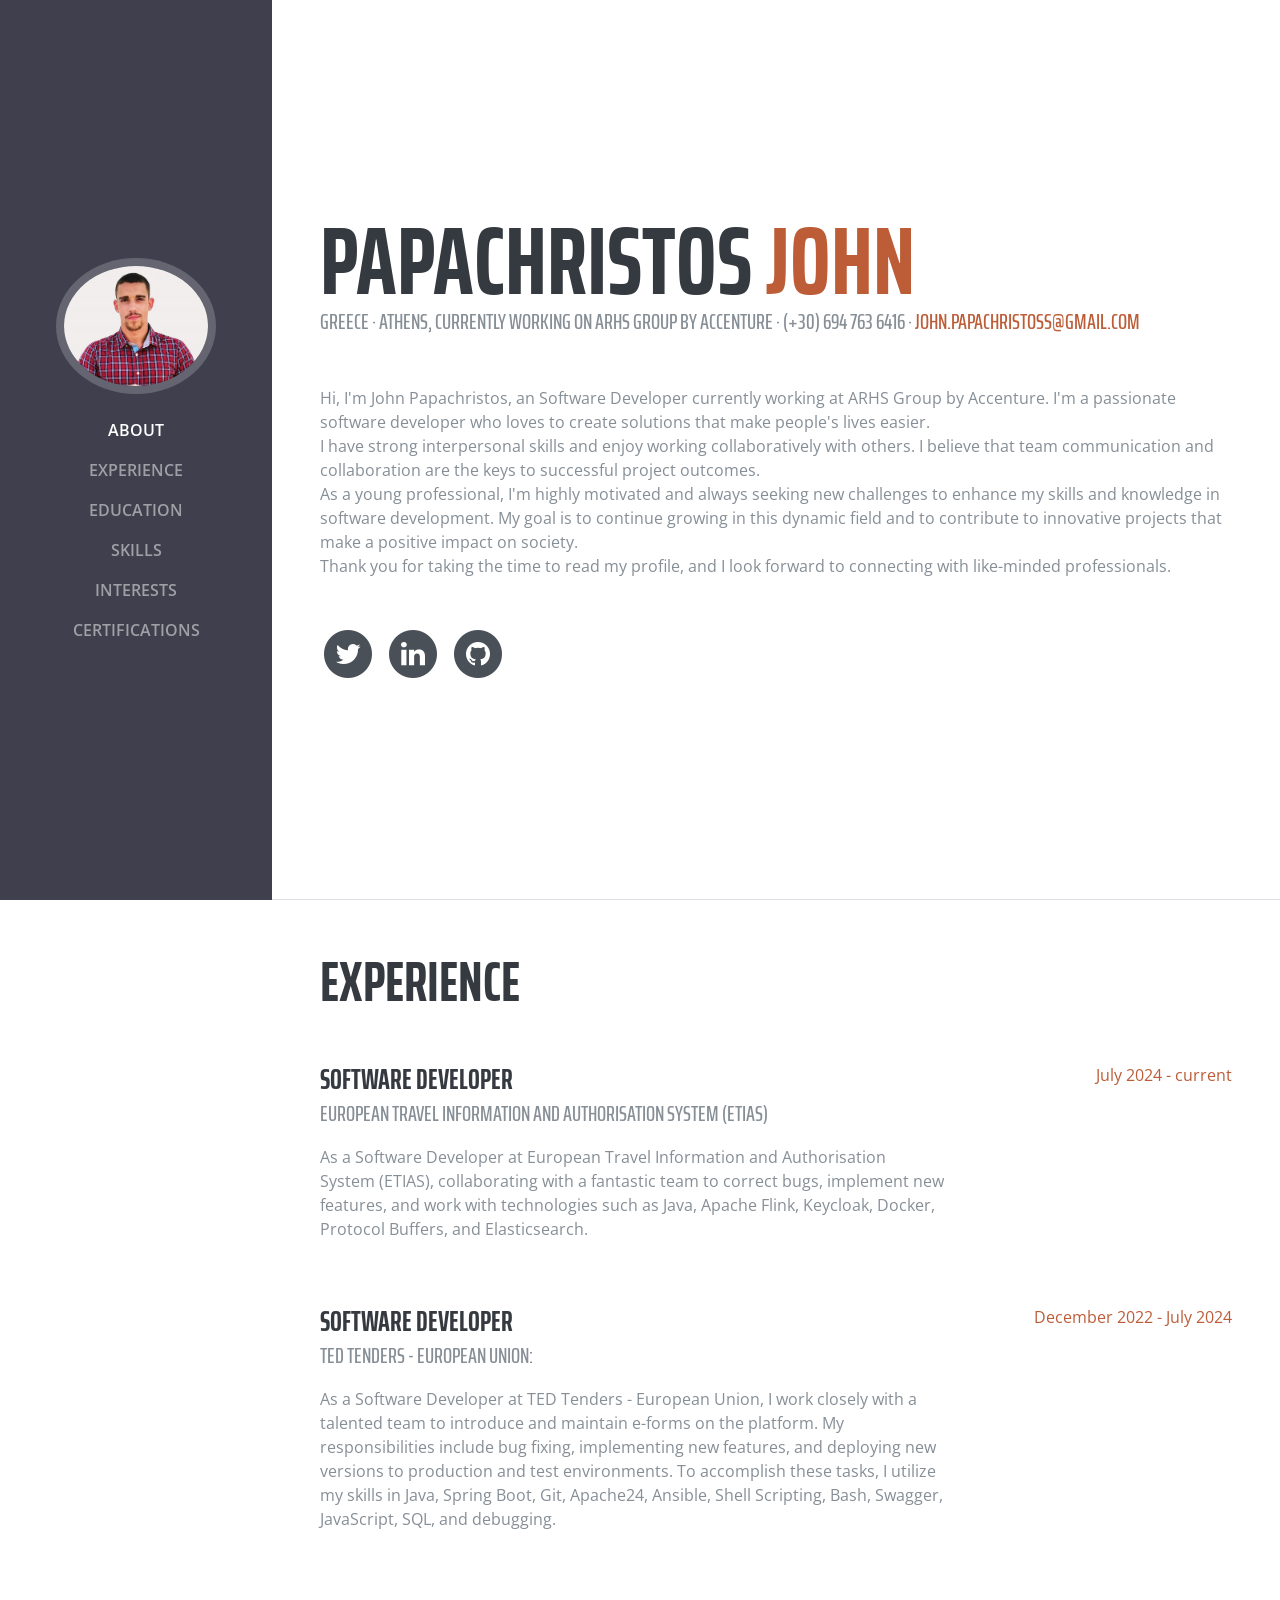
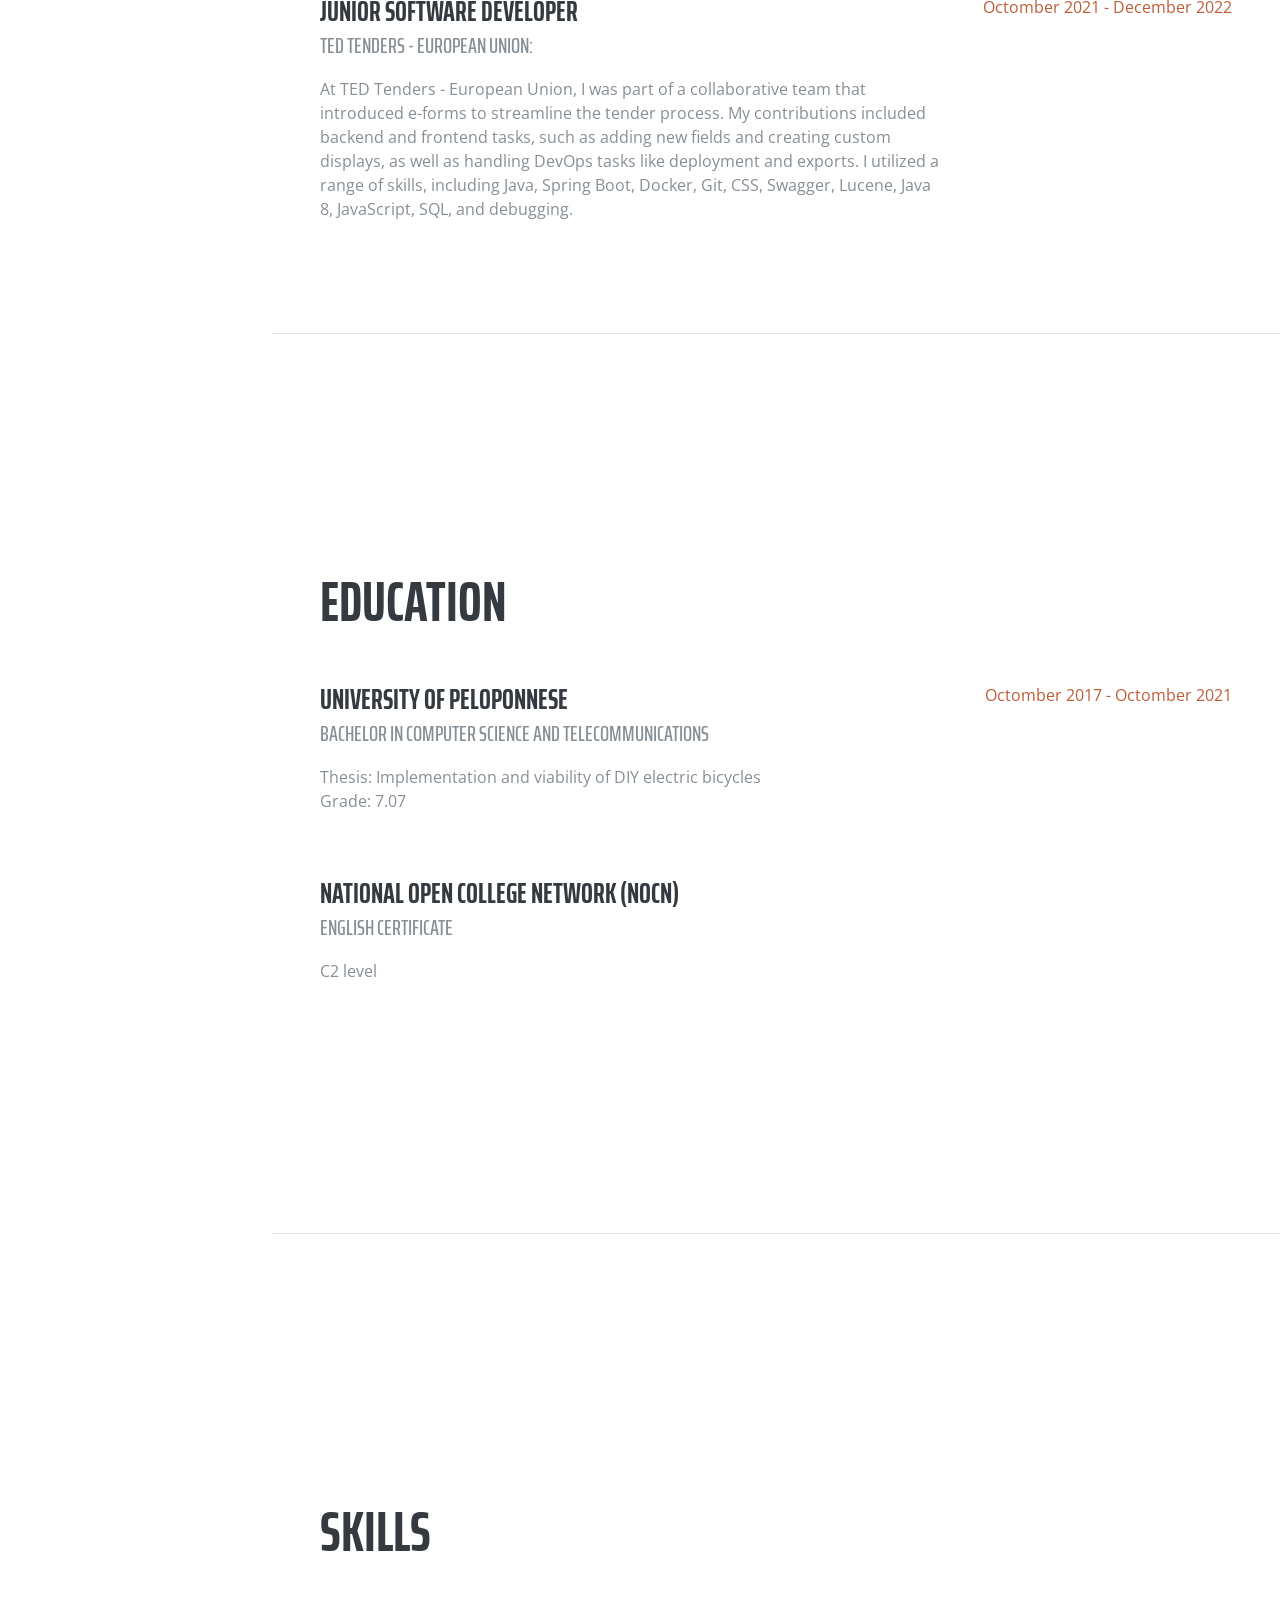
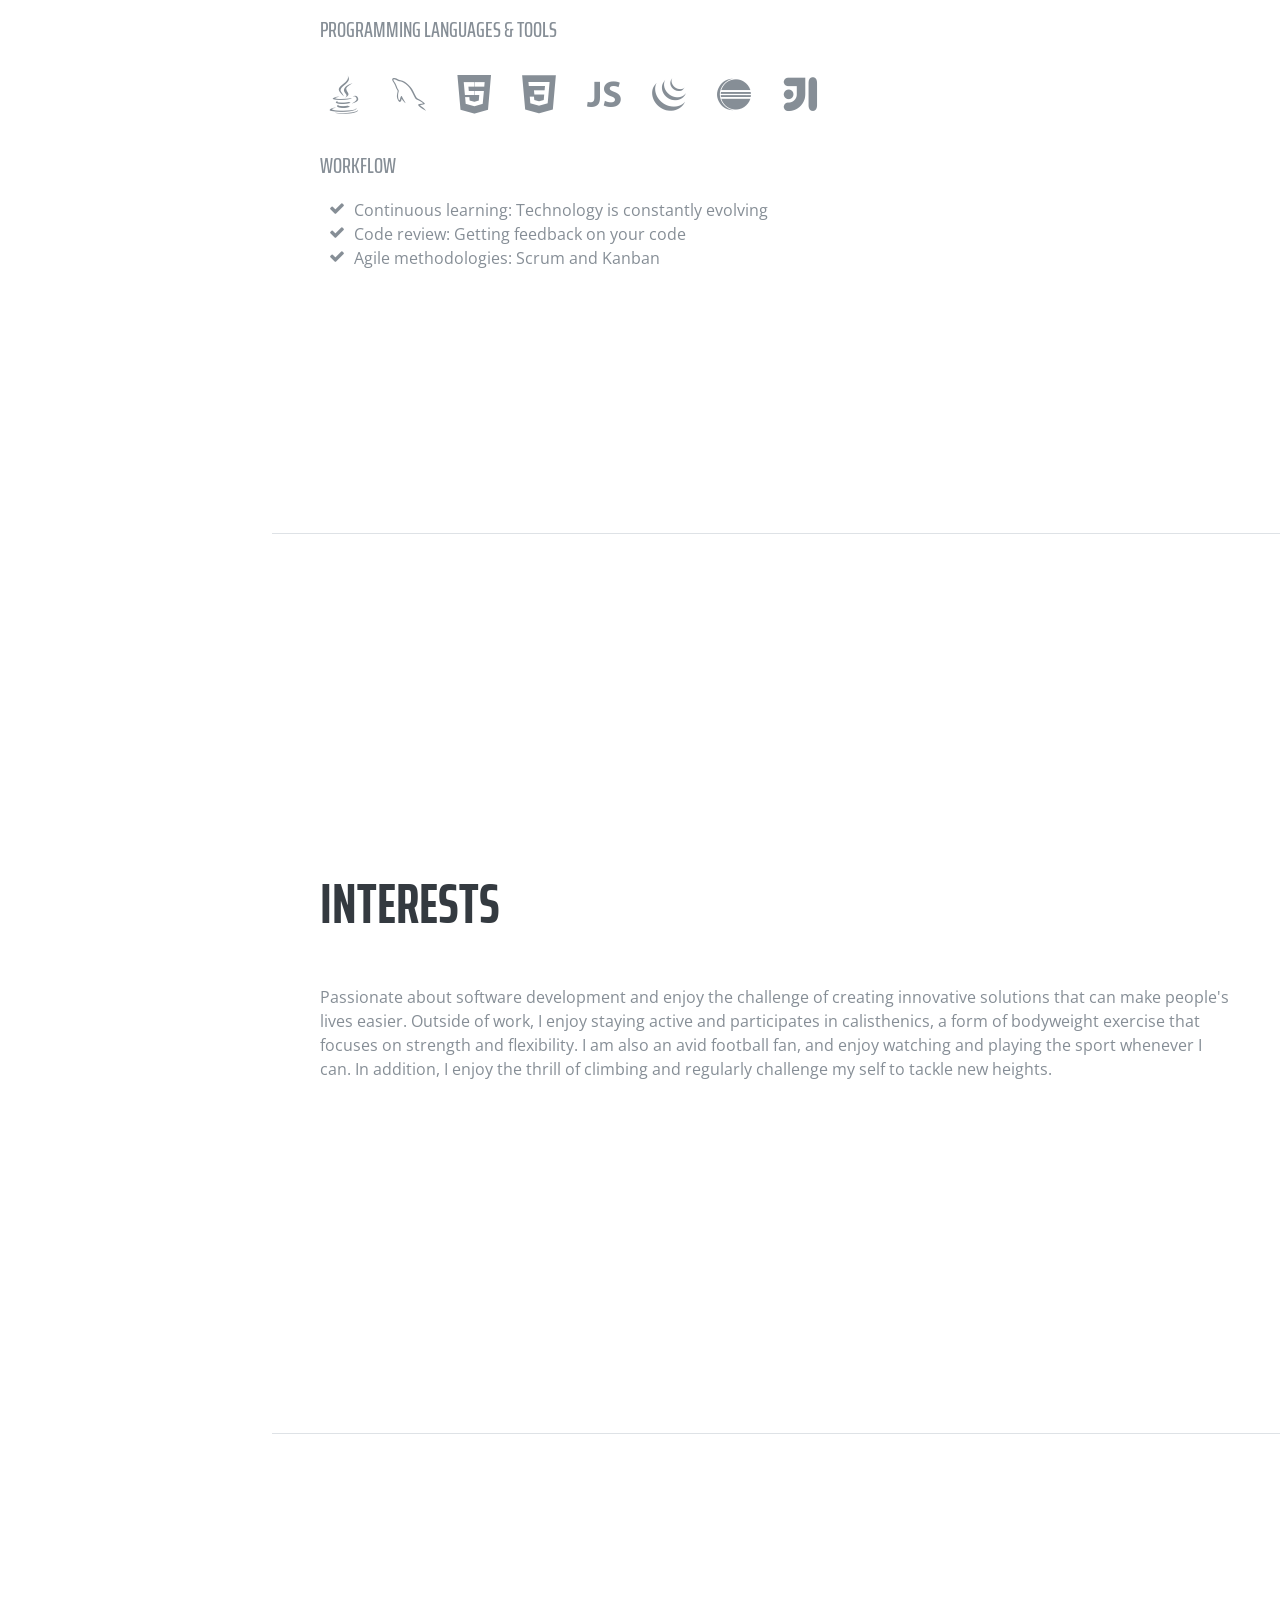
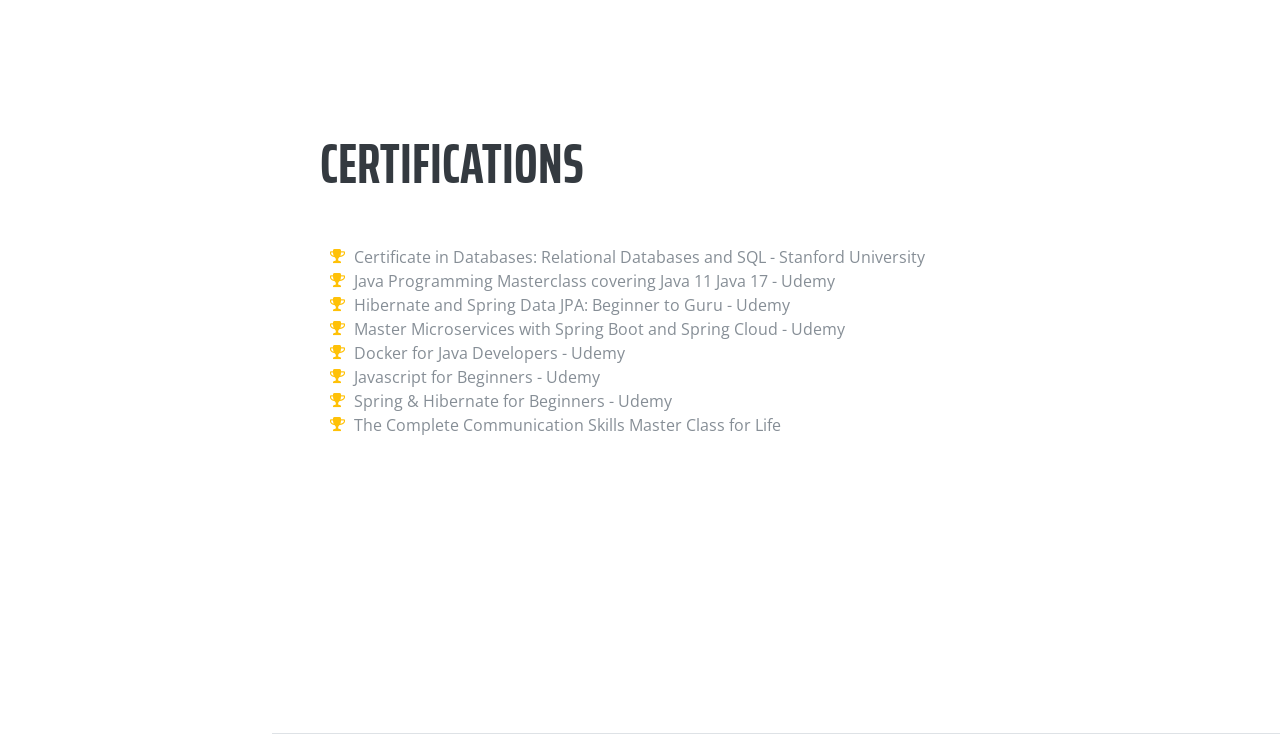
<file: index.html>
<!DOCTYPE html>
<html lang="en">

  <head>

    <meta charset="utf-8">
    <meta name="viewport" content="width=device-width, initial-scale=1, shrink-to-fit=no">
    <meta name="description" content="">
    <meta name="author" content="">

    <link rel="shortcut icon" href="img/Header.png" type="image/png"/>
	<title>John Papachristos</title>

    <!-- Bootstrap core CSS -->
    <link href="vendor/bootstrap/css/bootstrap.min.css" rel="stylesheet">

    <!-- Custom fonts for this template -->
    <link href="https://fonts.googleapis.com/css?family=Saira+Extra+Condensed:100,200,300,400,500,600,700,800,900" rel="stylesheet">
    <link href="https://fonts.googleapis.com/css?family=Open+Sans:300,300i,400,400i,600,600i,700,700i,800,800i" rel="stylesheet">
    <link href="vendor/font-awesome/css/font-awesome.min.css" rel="stylesheet">
    <link href="vendor/devicons/css/devicons.min.css" rel="stylesheet">
    <link href="vendor/simple-line-icons/css/simple-line-icons.css" rel="stylesheet">

    <!-- Custom styles for this template -->
    <link href="css/resume.min.css" rel="stylesheet">

  </head>

  <body id="page-top">

    <nav class="navbar navbar-expand-lg navbar-dark bg-primary fixed-top" id="sideNav">
      <a class="navbar-brand js-scroll-trigger" href="#page-top">
        <span class="d-block d-lg-none">John Papachristos portfolio</span>
        <span class="d-none d-lg-block">
          <img class="img-fluid img-profile rounded-circle mx-auto mb-2" src="img/profile.jpg" alt="">
        </span>
      </a>
      <button class="navbar-toggler" type="button" data-toggle="collapse" data-target="#navbarSupportedContent" aria-controls="navbarSupportedContent" aria-expanded="false" aria-label="Toggle navigation">
        <span class="navbar-toggler-icon"></span>
      </button>
      <div class="collapse navbar-collapse" id="navbarSupportedContent">
        <ul class="navbar-nav">
          <li class="nav-item">
            <a class="nav-link js-scroll-trigger" href="#about">About</a>
          </li>
          <li class="nav-item">
            <a class="nav-link js-scroll-trigger" href="#experience">Experience</a>
          </li>
          <li class="nav-item">
            <a class="nav-link js-scroll-trigger" href="#education">Education</a>
          </li>
          <li class="nav-item">
            <a class="nav-link js-scroll-trigger" href="#skills">Skills</a>
          </li>
          <li class="nav-item">
            <a class="nav-link js-scroll-trigger" href="#interests">Interests</a>
          </li>
          <li class="nav-item">
            <a class="nav-link js-scroll-trigger" href="#awards">Certifications</a>
          </li>
        </ul>
      </div>
    </nav>

    <div class="container-fluid p-0">

      <section class="resume-section p-3 p-lg-5 d-flex d-column" id="about">
        <div class="my-auto">
          <h1 class="mb-0">Papachristos
            <span class="text-primary">John</span>
          </h1>
          <div class="subheading mb-5">Greece · Athens, currently working on ARHS Group by Accenture · (+30) 694 763 6416 ·
            <a href="mailto:name@email.com">john.papachristoss@gmail.com</a>
          </div>
          <p class="mb-5">Hi, I'm John Papachristos, an Software Developer currently working at ARHS Group by Accenture. I'm a passionate software developer who loves to create solutions that make people's lives easier.<br>
			I have strong interpersonal skills and enjoy working collaboratively with others. I believe that team communication and collaboration are the keys to successful project outcomes.<br>
			As a young professional, I'm highly motivated and always seeking new challenges to enhance my skills and knowledge in software development. My goal is to continue growing in this dynamic field and to contribute to innovative projects that make a positive impact on society.<br>
			Thank you for taking the time to read my profile, and I look forward to connecting with like-minded professionals.</p>
          <ul class="list-inline list-social-icons mb-0">
            <li class="list-inline-item">
              <a href="https://twitter.com/JohnPapach73861">
                <span class="fa-stack fa-lg">
                  <i class="fa fa-circle fa-stack-2x"></i>
                  <i class="fa fa-twitter fa-stack-1x fa-inverse"></i>
                </span>
              </a>
            </li>
            <li class="list-inline-item">
              <a href="https://www.linkedin.com/in/john-papachristos-a7b620218/">
                <span class="fa-stack fa-lg">
                  <i class="fa fa-circle fa-stack-2x"></i>
                  <i class="fa fa-linkedin fa-stack-1x fa-inverse"></i>
                </span>
              </a>
            </li>
            <li class="list-inline-item">
              <a href="https://github.com/JohnPapachristos">
                <span class="fa-stack fa-lg">
                  <i class="fa fa-circle fa-stack-2x"></i>
                  <i class="fa fa-github fa-stack-1x fa-inverse"></i>
                </span>
              </a>
            </li>
          </ul>
        </div>
      </section>

      <section class="resume-section p-3 p-lg-5 d-flex flex-column" id="experience">
        <div class="my-auto">
          <h2 class="mb-5">Experience</h2>

	<div class="resume-item d-flex flex-column flex-md-row mb-5">
            <div class="resume-content mr-auto">
              <h3 class="mb-0">Software Developer</h3>
              <div class="subheading mb-3">European Travel Information and Authorisation System (ETIAS)</div>
              <p>As a Software Developer at European Travel Information and Authorisation System (ETIAS), collaborating with a fantastic team to correct bugs, implement new features, and work with technologies such as Java, Apache Flink, Keycloak, Docker, Protocol Buffers, and Elasticsearch.</p>
            </div>
            <div class="resume-date text-md-right">
              <span class="text-primary">July 2024 - current</span>
            </div>
          </div>

          <div class="resume-item d-flex flex-column flex-md-row mb-5">
            <div class="resume-content mr-auto">
              <h3 class="mb-0">Software Developer</h3>
              <div class="subheading mb-3">TED Tenders - European Union:</div>
              <p>As a Software Developer at TED Tenders - European Union, I work closely with a talented team to introduce and maintain e-forms on the platform. My responsibilities include bug fixing, implementing new features, and deploying new versions to production and test environments. To accomplish these tasks, I utilize my skills in Java, Spring Boot, Git, Apache24, Ansible, Shell Scripting, Bash, Swagger, JavaScript, SQL, and debugging.</p>
            </div>
            <div class="resume-date text-md-right">
              <span class="text-primary">December 2022 - July 2024</span>
            </div>
          </div>

          <div class="resume-item d-flex flex-column flex-md-row mb-5">
            <div class="resume-content mr-auto">
              <h3 class="mb-0">Junior Software Developer</h3>
              <div class="subheading mb-3">TED Tenders - European Union:</div>
              <p>At TED Tenders - European Union, I was part of a collaborative team that introduced e-forms to streamline the tender process. My contributions included backend and frontend tasks, such as adding new fields and creating custom displays, as well as handling DevOps tasks like deployment and exports. I utilized a range of skills, including Java, Spring Boot, Docker, Git, CSS, Swagger, Lucene, Java 8, JavaScript, SQL, and debugging.</p>
            </div>
            <div class="resume-date text-md-right">
              <span class="text-primary">Octomber 2021 - December 2022</span>
            </div>
          </div>
		  
        </div>

      </section>

      <section class="resume-section p-3 p-lg-5 d-flex flex-column" id="education">
        <div class="my-auto">
          <h2 class="mb-5">Education</h2>

          <div class="resume-item d-flex flex-column flex-md-row mb-5">
            <div class="resume-content mr-auto">
              <h3 class="mb-0">University of Peloponnese</h3>
              <div class="subheading mb-3">Bachelor in Computer Science and Telecommunications</div>
              <div>Thesis: Implementation and viability of DIY electric bicycles</div>
              <p>Grade: 7.07</p>
            </div>
            <div class="resume-date text-md-right">
              <span class="text-primary">Octomber 2017 - Octomber 2021</span>
            </div>
          </div>

          <div class="resume-item d-flex flex-column flex-md-row">
            <div class="resume-content mr-auto">
              <h3 class="mb-0">National Open College Network (NOCN)</h3>
              <div class="subheading mb-3">English certificate</div>
              <p>C2 level</p>
            </div>
          </div>

        </div>
      </section>

      <section class="resume-section p-3 p-lg-5 d-flex flex-column" id="skills">
        <div class="my-auto">
          <h2 class="mb-5">Skills</h2>

          <div class="subheading mb-3">Programming Languages &amp; Tools</div>
          <ul class="list-inline list-icons">
			<li class="list-inline-item">
              <i class="devicons devicons-java"></i>
            </li>
			<li class="list-inline-item">
              <i class="devicons devicons-mysql"></i>
            </li>
            <li class="list-inline-item">
              <i class="devicons devicons-html5"></i>
            </li>
            <li class="list-inline-item">
              <i class="devicons devicons-css3"></i>
            </li>
            <li class="list-inline-item">
              <i class="devicons devicons-javascript"></i>
            </li>
            <li class="list-inline-item">
              <i class="devicons devicons-jquery"></i>
            </li>
			<li class="list-inline-item">
              <i class="devicons devicons-eclipse"></i>
            </li>
			<li class="list-inline-item">
              <i class="devicons devicons-intellij"></i>
            </li>
          </ul>

          <div class="subheading mb-3">Workflow</div>
          <ul class="fa-ul mb-0">
            <li>
              <i class="fa-li fa fa-check"></i>
              Continuous learning: Technology is constantly evolving</li>
            <li>
              <i class="fa-li fa fa-check"></i>
              Code review: Getting feedback on your code</li>
            <li>
              <i class="fa-li fa fa-check"></i>
              Agile methodologies: Scrum and Kanban</li>
          </ul>
        </div>
      </section>

      <section class="resume-section p-3 p-lg-5 d-flex flex-column" id="interests">
        <div class="my-auto">
          <h2 class="mb-5">Interests</h2>
          <p>Passionate about software development and enjoy the challenge of creating innovative solutions that can make people's lives easier. Outside of work, I enjoy staying active and participates in calisthenics, a form of bodyweight exercise that focuses on strength and flexibility. I am also an avid football fan, and enjoy watching and playing the sport whenever I can. In addition, I enjoy the thrill of climbing and regularly challenge my self to tackle new heights.</p>
        </div>
      </section>

      <section class="resume-section p-3 p-lg-5 d-flex flex-column" id="awards">
        <div class="my-auto">
          <h2 class="mb-5">Certifications</h2>
          <ul class="fa-ul mb-0">
            <li>
              <i class="fa-li fa fa-trophy text-warning"></i>
              Certificate in Databases: Relational Databases and SQL - Stanford University</li>
            <li>
              <i class="fa-li fa fa-trophy text-warning"></i>
              Java Programming Masterclass covering Java 11 Java 17 - Udemy</li>
			 <li>
			  <i class="fa-li fa fa-trophy text-warning"></i>
              Hibernate and Spring Data JPA: Beginner to Guru - Udemy</li>
			 <li>
              <i class="fa-li fa fa-trophy text-warning"></i>
              Master Microservices with Spring Boot and Spring Cloud - Udemy</li>
			 <li>
              <i class="fa-li fa fa-trophy text-warning"></i>
              Docker for Java Developers - Udemy</li>
			 <li>
              <i class="fa-li fa fa-trophy text-warning"></i>
              Javascript for Beginners - Udemy</li>
			  <li>
              <i class="fa-li fa fa-trophy text-warning"></i>
              Spring & Hibernate for Beginners - Udemy</li>
			  <li>
              <i class="fa-li fa fa-trophy text-warning"></i>
              The Complete Communication Skills Master Class for Life</li>
			  <li>
          </ul>
        </div>
      </section>

    </div>

    <!-- Bootstrap core JavaScript -->
    <script src="vendor/jquery/jquery.min.js"></script>
    <script src="vendor/bootstrap/js/bootstrap.bundle.min.js"></script>

    <!-- Plugin JavaScript -->
    <script src="vendor/jquery-easing/jquery.easing.min.js"></script>

    <!-- Custom scripts for this template -->
    <script src="js/resume.min.js"></script>

  </body>

</html>
</file>
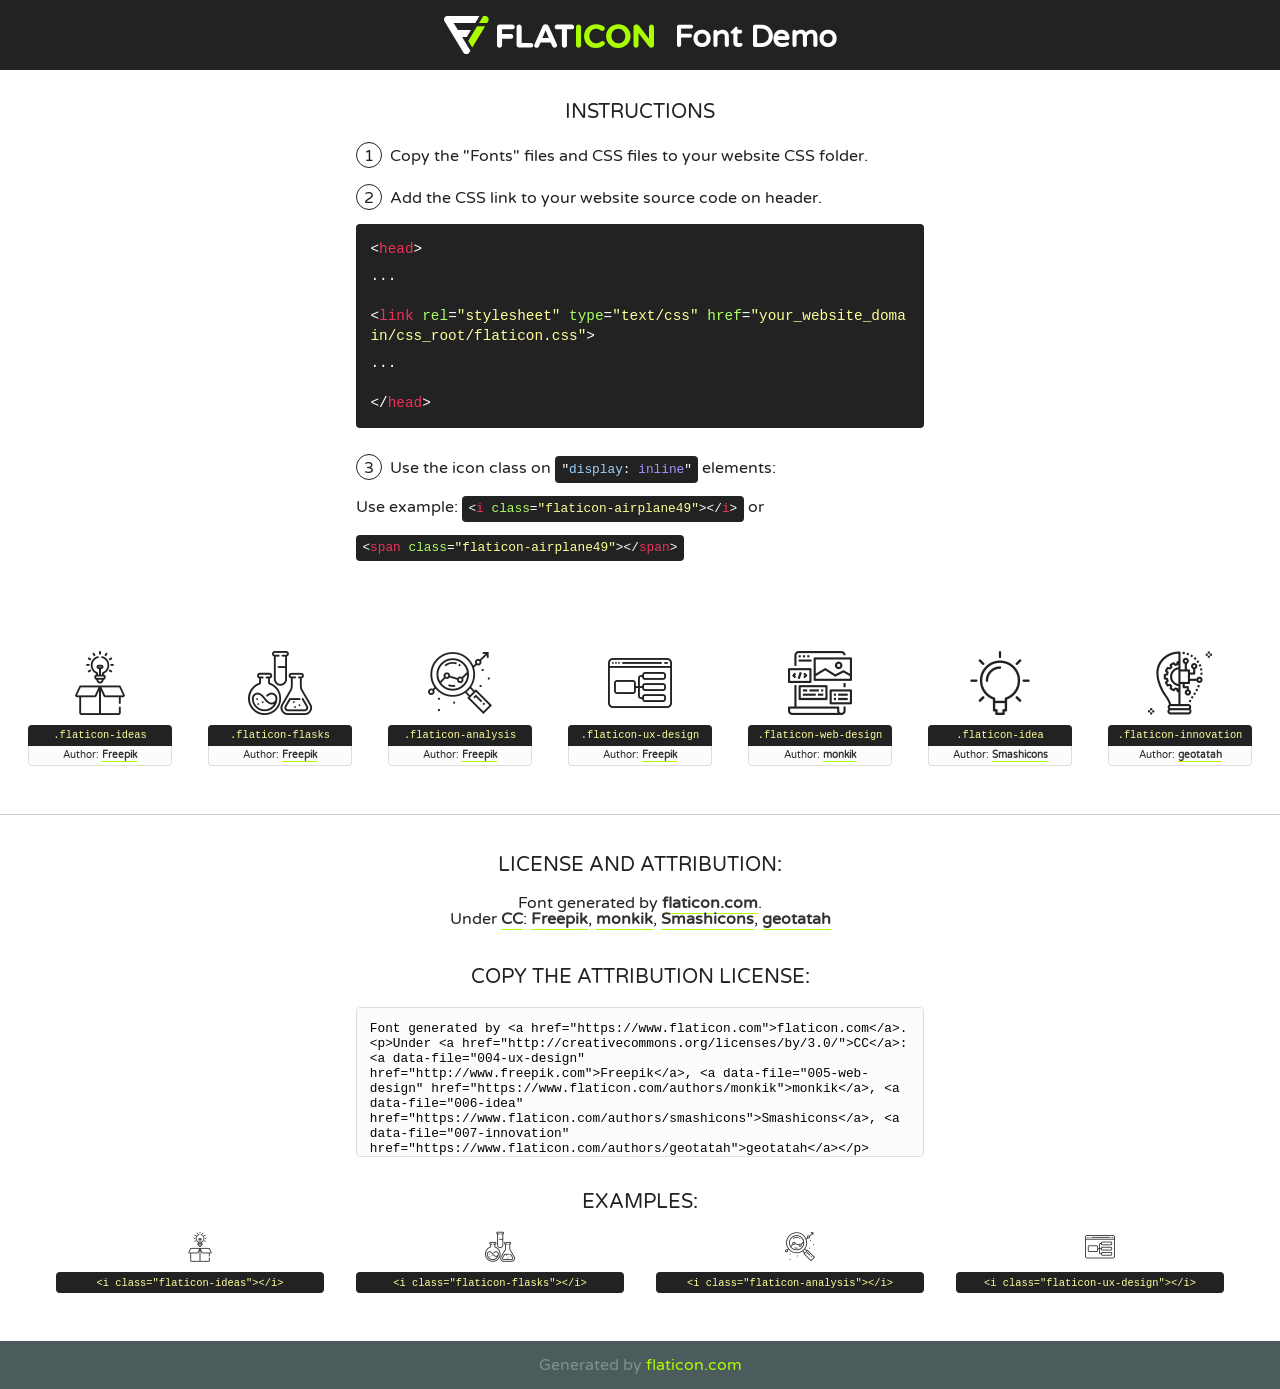
<file: fonts/flaticon/font/flaticon.html>
<!DOCTYPE html>
<!--
  Flaticon icon font: Flaticon
  Creation date: 20/03/2019 02:18
-->
<html>
<!DOCTYPE html>
<html>

<head>
    <title>Flaticon WebFont</title>
    <link href="http://fonts.googleapis.com/css?family=Varela+Round" rel="stylesheet" type="text/css" />
    <link rel="stylesheet" type="text/css" href="flaticon.css">
    <meta charset="UTF-8">
    <style>
    html, body, div, span, applet, object, iframe,
    h1, h2, h3, h4, h5, h6, p, blockquote, pre,
    a, abbr, acronym, address, big, cite, code,
    del, dfn, em, img, ins, kbd, q, s, samp,
    small, strike, strong, sub, sup, tt, var,
    b, u, i, center,
    dl, dt, dd, ol, ul, li,
    fieldset, form, label, legend,
    table, caption, tbody, tfoot, thead, tr, th, td,
    article, aside, canvas, details, embed, 
    figure, figcaption, footer, header, hgroup, 
    menu, nav, output, ruby, section, summary,
    time, mark, audio, video {
        margin: 0;
        padding: 0;
        border: 0;
        font-size: 100%;
        font: inherit;
        vertical-align: baseline;
    }
    /* HTML5 display-role reset for older browsers */
    article, aside, details, figcaption, figure, 
    footer, header, hgroup, menu, nav, section {
        display: block;
    }
    body {
        line-height: 1;
    }
    ol, ul {
        list-style: none;
    }
    blockquote, q {
        quotes: none;
    }
    blockquote:before, blockquote:after,
    q:before, q:after {
        content: '';
        content: none;
    }
    table {
        border-collapse: collapse;
        border-spacing: 0;
    }
    body {
        font-family: 'Varela Round', Helvetica, Arial, sans-serif;
        font-size: 16px;
        color: #222;
    }
    a {
        color: #333;
        border-bottom: 1px solid #a9fd00;
        font-weight: bold;
        text-decoration: none;
    }
    * {
        -moz-box-sizing: border-box;
        -webkit-box-sizing: border-box;
        box-sizing: border-box;
        margin: 0;
        padding: 0;
    }
    [class^="flaticon-"]:before, [class*=" flaticon-"]:before, [class^="flaticon-"]:after, [class*=" flaticon-"]:after {
        font-family: Flaticon;
        font-size: 30px;
        font-style: normal;
        margin-left: 20px;
        color: #333;
    }
    .wrapper {
        max-width: 600px;
        margin: auto;
        padding: 0 1em;
    }
    .title {
        font-size: 1.25em;
        text-align: center;
        margin-bottom: 1em;
        text-transform: uppercase;
    }
    header {
        text-align: center;
        background-color: #222;
        color: #fff;
        padding: 1em;
    }
    header .logo {
        width: 210px;
        height: 38px;
        display: inline-block;
        vertical-align: middle;
        margin-right: 1em;
        border: none;
    }
    header strong {
        font-size: 1.95em;
        font-weight: bold;
        vertical-align: middle;
        margin-top: 5px;
        display: inline-block;
    }
    .demo {
        margin: 2em auto;
        line-height: 1.25em;
    }
    .demo ul li {
        margin-bottom: 1em;
    }
    .demo ul li .num {
        color: #222;
        border-radius: 20px;
        display: inline-block;
        width: 26px;
        padding: 3px;
        height: 26px;
        text-align: center;
        margin-right: 0.5em;
        border: 1px solid #222;
    }
    .demo ul li code {
        background-color: #222;
        border-radius: 4px;
        padding: 0.25em 0.5em;
        display: inline-block;
        color: #fff;
        font-family: Consolas,Monaco,Lucida Console,Liberation Mono,DejaVu Sans Mono,Bitstream Vera Sans Mono,Courier New, monospace;
        font-weight: lighter;
        margin-top: 1em;
        font-size: 0.8em;
        word-break: break-all;
    }
    .demo ul li code.big {
        padding: 1em;
        font-size: 0.9em;
    }
    .demo ul li code .red {
        color: #EF3159;
    }
    .demo ul li code .green {
        color: #ACFF65;
    }
    .demo ul li code .yellow {
        color: #FFFF99;
    }
    .demo ul li code .blue {
        color: #99D3FF;
    }
    .demo ul li code .purple {
        color: #A295FF;
    }
    .demo ul li code .dots {
        margin-top: 0.5em;
        display: block;
    }
    #glyphs {
        border-bottom: 1px solid #ccc;
        padding: 2em 0;
        text-align: center;
    }
    .glyph {
        display: inline-block;
        width: 9em;
        margin: 1em;
        text-align: center;
        vertical-align: top;
        background: #FFF;
    }
    .glyph .glyph-icon {
        padding: 10px;
        display: block;
        font-family:"Flaticon";
        font-size: 64px;
        line-height: 1;
    }
    .glyph .glyph-icon:before {
        font-size: 64px;
        color: #222;
        margin-left: 0;
    }
    .class-name {
        font-size: 0.65em;
        background-color: #222;
        color: #fff;
        border-radius: 4px 4px 0 0;
        padding: 0.5em;
        color: #FFFF99;
        font-family: Consolas,Monaco,Lucida Console,Liberation Mono,DejaVu Sans Mono,Bitstream Vera Sans Mono,Courier New, monospace;
    }
    .author-name {
        font-size: 0.6em;
        background-color: #fcfcfd;
        border: 1px solid #DEDEE4;
        border-top: 0;
        border-radius: 0 0 4px 4px;
        padding: 0.5em;
    }
    .class-name:last-child {
        font-size: 10px;
        color:#888;
    }
    .class-name:last-child a {
        font-size: 10px;
        color:#555;
    }
    .class-name:last-child a:hover {
        color:#a9fd00;
    }
    .glyph > input {
        display: block;
        width: 100px;
        margin: 5px auto;
        text-align: center;
        font-size: 12px;
        cursor: text;
    }
    .glyph > input.icon-input {
        font-family:"Flaticon";
        font-size: 16px;
        margin-bottom: 10px;
    }
    .attribution .title {
        margin-top: 2em;
    }
    .attribution textarea {
        background-color: #fcfcfd;
        padding: 1em;
        border: none;
        box-shadow: none;
        border: 1px solid #DEDEE4;
        border-radius: 4px;
        resize: none;
        width: 100%;
        height: 150px;
        font-size: 0.8em;
        font-family: Consolas,Monaco,Lucida Console,Liberation Mono,DejaVu Sans Mono,Bitstream Vera Sans Mono,Courier New, monospace;
        -webkit-appearance: none;
    }
    .iconsuse {
        margin: 2em auto;
        text-align: center;
        max-width: 1200px;
    }
    .iconsuse:after {
        content: '';
        display: table;
        clear: both;
    }
    .iconsuse .image {
        float: left;
        width: 25%;
        padding: 0 1em;
    }
    .iconsuse .image p {
        margin-bottom: 1em;
    }
    .iconsuse .image span {
        display: block;
        font-size: 0.65em;
        background-color: #222;
        color: #fff;
        border-radius: 4px;
        padding: 0.5em;
        color: #FFFF99;
        margin-top: 1em;
        font-family: Consolas,Monaco,Lucida Console,Liberation Mono,DejaVu Sans Mono,Bitstream Vera Sans Mono,Courier New, monospace;
    }
    #footer {
        text-align: center;
        background-color: #4C5B5C;
        color: #7c9192;
        padding: 1em;
    }
    #footer a {
        border: none;
        color: #a9fd00;
        font-weight: normal;
    }
    @media (max-width: 960px) {
        .iconsuse .image {
            width: 50%;
        }
    }
    @media (max-width: 560px) {
        .iconsuse .image {
            width: 100%;
        }
    }
    </style>
</head>

<body class="characters-off">

    <header>
        <a href="https://www.flaticon.com" target="_blank" class="logo">
            <svg version="1.1" xmlns="http://www.w3.org/2000/svg" xmlns:xlink="http://www.w3.org/1999/xlink" xmlns:a="http://ns.adobe.com/AdobeSVGViewerExtensions/3.0/" viewBox="0 0 560.875 102.036" enable-background="new 0 0 560.875 102.036" xml:space="preserve">
                <defs>
                </defs>
                <g>
                    <g class="letters">
                        <path fill="#ffffff" d="M141.596,29.675c0-3.777,2.985-6.767,6.764-6.767h34.438c3.426,0,6.15,2.728,6.15,6.15
                        c0,3.43-2.724,6.149-6.15,6.149h-27.674v13.091h23.719c3.429,0,6.151,2.724,6.151,6.15c0,3.43-2.723,6.149-6.151,6.149h-23.719
                        v17.574c0,3.773-2.986,6.761-6.764,6.761c-3.779,0-6.764-2.989-6.764-6.761V29.675z"></path>
                        <path fill="#ffffff" d="M193.844,29.149c0-3.781,2.985-6.767,6.764-6.767c3.776,0,6.763,2.985,6.763,6.767v42.957h25.039
                        c3.426,0,6.149,2.726,6.149,6.153c0,3.425-2.723,6.15-6.149,6.15h-31.802c-3.779,0-6.764-2.986-6.764-6.768V29.149z"></path>
                        <path fill="#ffffff" d="M241.891,75.71l21.438-48.407c1.492-3.341,4.215-5.357,7.906-5.357h0.792
                        c3.686,0,6.323,2.017,7.815,5.357l21.439,48.407c0.436,0.967,0.701,1.845,0.701,2.723c0,3.602-2.809,6.501-6.414,6.501
                        c-3.161,0-5.269-1.845-6.499-4.655l-4.132-9.661h-27.059l-4.301,10.102c-1.144,2.631-3.426,4.214-6.237,4.214
                        c-3.517,0-6.24-2.81-6.24-6.325C241.1,77.64,241.451,76.677,241.891,75.71z M279.932,58.666l-8.521-20.297l-8.526,20.297H279.932
                        z"></path>
                        <path fill="#ffffff" d="M314.864,35.387H301.86c-3.429,0-6.239-2.813-6.239-6.238c0-3.429,2.811-6.24,6.239-6.24h39.533
                        c3.426,0,6.237,2.811,6.237,6.24c0,3.425-2.811,6.238-6.237,6.238h-13.001v42.785c0,3.773-2.99,6.761-6.764,6.761
                        c-3.779,0-6.764-2.989-6.764-6.761V35.387z"></path>
                        <path fill="#A9FD00" d="M352.615,29.149c0-3.781,2.985-6.767,6.767-6.767c3.774,0,6.761,2.985,6.761,6.767v49.024
                        c0,3.773-2.987,6.761-6.761,6.761c-3.781,0-6.767-2.989-6.767-6.761V29.149z"></path>
                        <path fill="#A9FD00" d="M374.132,53.836v-0.179c0-17.481,13.178-31.801,32.065-31.801c9.22,0,15.459,2.458,20.557,6.238
                        c1.402,1.054,2.637,2.985,2.637,5.357c0,3.692-2.985,6.59-6.681,6.59c-1.845,0-3.071-0.702-4.044-1.319
                        c-3.776-2.813-7.729-4.393-12.562-4.393c-10.364,0-17.831,8.611-17.831,19.154v0.173c0,10.542,7.291,19.329,17.831,19.329
                        c5.715,0,9.492-1.756,13.359-4.834c1.049-0.874,2.458-1.491,4.039-1.491c3.429,0,6.325,2.813,6.325,6.236
                        c0,2.106-1.056,3.78-2.282,4.834c-5.539,4.834-12.036,7.733-21.878,7.733C387.572,85.464,374.132,71.493,374.132,53.836z"></path>
                        <path fill="#A9FD00" d="M433.009,53.836v-0.179c0-17.481,13.79-31.801,32.766-31.801c18.981,0,32.592,14.143,32.592,31.628v0.173
                        c0,17.483-13.785,31.807-32.769,31.807C446.625,85.464,433.009,71.32,433.009,53.836z M484.224,53.836v-0.179
                        c0-10.539-7.725-19.326-18.626-19.326c-10.893,0-18.449,8.611-18.449,19.154v0.173c0,10.542,7.73,19.329,18.626,19.329
                        C476.676,72.986,484.224,64.378,484.224,53.836z"></path>
                        <path fill="#A9FD00" d="M506.233,29.321c0-3.774,2.99-6.763,6.767-6.763h1.401c3.252,0,5.183,1.583,7.029,3.953l26.093,34.265
                        V29.059c0-3.692,2.99-6.677,6.681-6.677c3.683,0,6.671,2.985,6.671,6.677v48.934c0,3.78-2.987,6.765-6.764,6.765h-0.436
                        c-3.257,0-5.188-1.581-7.034-3.953l-27.056-35.492v32.944c0,3.687-2.985,6.676-6.678,6.676c-3.683,0-6.673-2.989-6.673-6.676
                        V29.321z"></path>
                    </g>
                    <g class="insignia">
                        <path fill="#ffffff" d="M48.372,56.137h12.517l11.156-18.537H37.186L25.688,18.539h57.825L94.668,0H9.271
                        C5.925,0,2.842,1.801,1.198,4.716c-1.644,2.907-1.593,6.482,0.134,9.343l50.38,83.501c1.678,2.781,4.689,4.476,7.938,4.476
                        c3.246,0,6.257-1.695,7.935-4.476l2.898-4.804L48.372,56.137z"></path>
                        <g class="i">
                            <path fill="#A9FD00" d="M93.575,18.539h0.031v0.004l21.652,0.004l2.705-4.488c1.727-2.861,1.778-6.436,0.133-9.343
                            C116.454,1.801,113.371,0,110.026,0h-5.294L93.575,18.539z"></path>
                            <polygon fill="#A9FD00" points="88.291,27.356 64.725,66.486 75.519,84.404 109.942,27.356"></polygon>
                        </g>
                    </g>
                </g>
            </svg>
        </a>
        <strong>Font Demo</strong>
    </header>


    <section class="demo wrapper">

        <p class="title">Instructions</p>

        <ul>
            <li>
                <span class="num">1</span>Copy the "Fonts" files and CSS files to your website CSS folder.
            </li>
            <li>
                <span class="num">2</span>Add the CSS link to your website source code on header.
                <code class="big">
                    &lt;<span class="red">head</span>&gt;
                    <br/><span class="dots">...</span>
                    <br/>&lt;<span class="red">link</span> <span class="green">rel</span>=<span class="yellow">"stylesheet"</span> <span class="green">type</span>=<span class="yellow">"text/css"</span> <span class="green">href</span>=<span class="yellow">"your_website_domain/css_root/flaticon.css"</span>&gt;
                    <br/><span class="dots">...</span>
                    <br/>&lt;/<span class="red">head</span>&gt;
                </code>
            </li>

            <li>
                <p>
                    <span class="num">3</span>Use the icon class on <code>"<span class="blue">display</span>:<span class="purple"> inline</span>"</code> elements:
                    <br />
                    Use example: <code>&lt;<span class="red">i</span> <span class="green">class</span>=<span class="yellow">&quot;flaticon-airplane49&quot;</span>&gt;&lt;/<span class="red">i</span>&gt;</code> or <code>&lt;<span class="red">span</span> <span class="green">class</span>=<span class="yellow">&quot;flaticon-airplane49&quot;</span>&gt;&lt;/<span class="red">span</span>&gt;</code>
            </li>
        </ul>

    </section>




   <section id="glyphs">          
    
      
        <div class="glyph"><div class="glyph-icon flaticon-ideas"></div>
            <div class="class-name">.flaticon-ideas</div>
            <div class="author-name">Author: <a data-file="001-ideas" href="http://www.freepik.com">Freepik</a> </div> 
        </div>        
        
        <div class="glyph"><div class="glyph-icon flaticon-flasks"></div>
            <div class="class-name">.flaticon-flasks</div>
            <div class="author-name">Author: <a data-file="002-flasks" href="http://www.freepik.com">Freepik</a> </div> 
        </div>        
        
        <div class="glyph"><div class="glyph-icon flaticon-analysis"></div>
            <div class="class-name">.flaticon-analysis</div>
            <div class="author-name">Author: <a data-file="003-analysis" href="http://www.freepik.com">Freepik</a> </div> 
        </div>        
        
        <div class="glyph"><div class="glyph-icon flaticon-ux-design"></div>
            <div class="class-name">.flaticon-ux-design</div>
            <div class="author-name">Author: <a data-file="004-ux-design" href="http://www.freepik.com">Freepik</a> </div> 
        </div>        
        
        <div class="glyph"><div class="glyph-icon flaticon-web-design"></div>
            <div class="class-name">.flaticon-web-design</div>
            <div class="author-name">Author: <a data-file="005-web-design" href="https://www.flaticon.com/authors/monkik">monkik</a> </div> 
        </div>        
        
        <div class="glyph"><div class="glyph-icon flaticon-idea"></div>
            <div class="class-name">.flaticon-idea</div>
            <div class="author-name">Author: <a data-file="006-idea" href="https://www.flaticon.com/authors/smashicons">Smashicons</a> </div> 
        </div>        
        
        <div class="glyph"><div class="glyph-icon flaticon-innovation"></div>
            <div class="class-name">.flaticon-innovation</div>
            <div class="author-name">Author: <a data-file="007-innovation" href="https://www.flaticon.com/authors/geotatah">geotatah</a> </div> 
        </div>        
        

    </section>



    <section class="attribution wrapper"   style="text-align:center;">

      <div class="title">License and attribution:</div><div class="attrDiv">Font generated by <a href="https://www.flaticon.com">flaticon.com</a>. <div><p>Under <a href="http://creativecommons.org/licenses/by/3.0/">CC</a>: <a data-file="004-ux-design" href="http://www.freepik.com">Freepik</a>, <a data-file="005-web-design" href="https://www.flaticon.com/authors/monkik">monkik</a>, <a data-file="006-idea" href="https://www.flaticon.com/authors/smashicons">Smashicons</a>, <a data-file="007-innovation" href="https://www.flaticon.com/authors/geotatah">geotatah</a></p>  </div>
      </div>
      <div class="title">Copy the Attribution License:</div>

    <textarea onclick="this.focus();this.select();">Font generated by &lt;a href=&quot;https://www.flaticon.com&quot;&gt;flaticon.com&lt;/a&gt;. <p>Under <a href="http://creativecommons.org/licenses/by/3.0/">CC</a>: <a data-file="004-ux-design" href="http://www.freepik.com">Freepik</a>, <a data-file="005-web-design" href="https://www.flaticon.com/authors/monkik">monkik</a>, <a data-file="006-idea" href="https://www.flaticon.com/authors/smashicons">Smashicons</a>, <a data-file="007-innovation" href="https://www.flaticon.com/authors/geotatah">geotatah</a></p>  
     </textarea>

    </section>

    <section class="iconsuse">

          <div class="title">Examples:</div>            
             
            <div class="image">
                <p>
                    <i class="glyph-icon flaticon-ideas"></i> 
                    <span>&lt;i class=&quot;flaticon-ideas&quot;&gt;&lt;/i&gt;</span>
                </p>
            </div>
            
            <div class="image">
                <p>
                    <i class="glyph-icon flaticon-flasks"></i> 
                    <span>&lt;i class=&quot;flaticon-flasks&quot;&gt;&lt;/i&gt;</span>
                </p>
            </div>
            
            <div class="image">
                <p>
                    <i class="glyph-icon flaticon-analysis"></i> 
                    <span>&lt;i class=&quot;flaticon-analysis&quot;&gt;&lt;/i&gt;</span>
                </p>
            </div>
            
            <div class="image">
                <p>
                    <i class="glyph-icon flaticon-ux-design"></i> 
                    <span>&lt;i class=&quot;flaticon-ux-design&quot;&gt;&lt;/i&gt;</span>
                </p>
            </div>
                       
        </div>
                            
    </section>

<div id="footer">
    <div>Generated by <a href="https://www.flaticon.com">flaticon.com</a>
    </div>
</div>



</body>
</html>
</file>
<file: vendor/simple-line-icons/css/simple-line-icons.css>
@font-face {
  font-family: 'simple-line-icons';
  src: url('../fonts/Simple-Line-Icons.eot?v=2.4.0');
  src: url('../fonts/Simple-Line-Icons.eot?v=2.4.0#iefix') format('embedded-opentype'), url('../fonts/Simple-Line-Icons.woff2?v=2.4.0') format('woff2'), url('../fonts/Simple-Line-Icons.ttf?v=2.4.0') format('truetype'), url('../fonts/Simple-Line-Icons.woff?v=2.4.0') format('woff'), url('../fonts/Simple-Line-Icons.svg?v=2.4.0#simple-line-icons') format('svg');
  font-weight: normal;
  font-style: normal;
}
/*
 Use the following CSS code if you want to have a class per icon.
 Instead of a list of all class selectors, you can use the generic [class*="icon-"] selector, but it's slower:
*/
.icon-user,
.icon-people,
.icon-user-female,
.icon-user-follow,
.icon-user-following,
.icon-user-unfollow,
.icon-login,
.icon-logout,
.icon-emotsmile,
.icon-phone,
.icon-call-end,
.icon-call-in,
.icon-call-out,
.icon-map,
.icon-location-pin,
.icon-direction,
.icon-directions,
.icon-compass,
.icon-layers,
.icon-menu,
.icon-list,
.icon-options-vertical,
.icon-options,
.icon-arrow-down,
.icon-arrow-left,
.icon-arrow-right,
.icon-arrow-up,
.icon-arrow-up-circle,
.icon-arrow-left-circle,
.icon-arrow-right-circle,
.icon-arrow-down-circle,
.icon-check,
.icon-clock,
.icon-plus,
.icon-minus,
.icon-close,
.icon-event,
.icon-exclamation,
.icon-organization,
.icon-trophy,
.icon-screen-smartphone,
.icon-screen-desktop,
.icon-plane,
.icon-notebook,
.icon-mustache,
.icon-mouse,
.icon-magnet,
.icon-energy,
.icon-disc,
.icon-cursor,
.icon-cursor-move,
.icon-crop,
.icon-chemistry,
.icon-speedometer,
.icon-shield,
.icon-screen-tablet,
.icon-magic-wand,
.icon-hourglass,
.icon-graduation,
.icon-ghost,
.icon-game-controller,
.icon-fire,
.icon-eyeglass,
.icon-envelope-open,
.icon-envelope-letter,
.icon-bell,
.icon-badge,
.icon-anchor,
.icon-wallet,
.icon-vector,
.icon-speech,
.icon-puzzle,
.icon-printer,
.icon-present,
.icon-playlist,
.icon-pin,
.icon-picture,
.icon-handbag,
.icon-globe-alt,
.icon-globe,
.icon-folder-alt,
.icon-folder,
.icon-film,
.icon-feed,
.icon-drop,
.icon-drawer,
.icon-docs,
.icon-doc,
.icon-diamond,
.icon-cup,
.icon-calculator,
.icon-bubbles,
.icon-briefcase,
.icon-book-open,
.icon-basket-loaded,
.icon-basket,
.icon-bag,
.icon-action-undo,
.icon-action-redo,
.icon-wrench,
.icon-umbrella,
.icon-trash,
.icon-tag,
.icon-support,
.icon-frame,
.icon-size-fullscreen,
.icon-size-actual,
.icon-shuffle,
.icon-share-alt,
.icon-share,
.icon-rocket,
.icon-question,
.icon-pie-chart,
.icon-pencil,
.icon-note,
.icon-loop,
.icon-home,
.icon-grid,
.icon-graph,
.icon-microphone,
.icon-music-tone-alt,
.icon-music-tone,
.icon-earphones-alt,
.icon-earphones,
.icon-equalizer,
.icon-like,
.icon-dislike,
.icon-control-start,
.icon-control-rewind,
.icon-control-play,
.icon-control-pause,
.icon-control-forward,
.icon-control-end,
.icon-volume-1,
.icon-volume-2,
.icon-volume-off,
.icon-calendar,
.icon-bulb,
.icon-chart,
.icon-ban,
.icon-bubble,
.icon-camrecorder,
.icon-camera,
.icon-cloud-download,
.icon-cloud-upload,
.icon-envelope,
.icon-eye,
.icon-flag,
.icon-heart,
.icon-info,
.icon-key,
.icon-link,
.icon-lock,
.icon-lock-open,
.icon-magnifier,
.icon-magnifier-add,
.icon-magnifier-remove,
.icon-paper-clip,
.icon-paper-plane,
.icon-power,
.icon-refresh,
.icon-reload,
.icon-settings,
.icon-star,
.icon-symbol-female,
.icon-symbol-male,
.icon-target,
.icon-credit-card,
.icon-paypal,
.icon-social-tumblr,
.icon-social-twitter,
.icon-social-facebook,
.icon-social-instagram,
.icon-social-linkedin,
.icon-social-pinterest,
.icon-social-github,
.icon-social-google,
.icon-social-reddit,
.icon-social-skype,
.icon-social-dribbble,
.icon-social-behance,
.icon-social-foursqare,
.icon-social-soundcloud,
.icon-social-spotify,
.icon-social-stumbleupon,
.icon-social-youtube,
.icon-social-dropbox,
.icon-social-vkontakte,
.icon-social-steam {
  font-family: 'simple-line-icons';
  speak: none;
  font-style: normal;
  font-weight: normal;
  font-variant: normal;
  text-transform: none;
  line-height: 1;
  /* Better Font Rendering =========== */
  -webkit-font-smoothing: antialiased;
  -moz-osx-font-smoothing: grayscale;
}
.icon-user:before {
  content: "\e005";
}
.icon-people:before {
  content: "\e001";
}
.icon-user-female:before {
  content: "\e000";
}
.icon-user-follow:before {
  content: "\e002";
}
.icon-user-following:before {
  content: "\e003";
}
.icon-user-unfollow:before {
  content: "\e004";
}
.icon-login:before {
  content: "\e066";
}
.icon-logout:before {
  content: "\e065";
}
.icon-emotsmile:before {
  content: "\e021";
}
.icon-phone:before {
  content: "\e600";
}
.icon-call-end:before {
  content: "\e048";
}
.icon-call-in:before {
  content: "\e047";
}
.icon-call-out:before {
  content: "\e046";
}
.icon-map:before {
  content: "\e033";
}
.icon-location-pin:before {
  content: "\e096";
}
.icon-direction:before {
  content: "\e042";
}
.icon-directions:before {
  content: "\e041";
}
.icon-compass:before {
  content: "\e045";
}
.icon-layers:before {
  content: "\e034";
}
.icon-menu:before {
  content: "\e601";
}
.icon-list:before {
  content: "\e067";
}
.icon-options-vertical:before {
  content: "\e602";
}
.icon-options:before {
  content: "\e603";
}
.icon-arrow-down:before {
  content: "\e604";
}
.icon-arrow-left:before {
  content: "\e605";
}
.icon-arrow-right:before {
  content: "\e606";
}
.icon-arrow-up:before {
  content: "\e607";
}
.icon-arrow-up-circle:before {
  content: "\e078";
}
.icon-arrow-left-circle:before {
  content: "\e07a";
}
.icon-arrow-right-circle:before {
  content: "\e079";
}
.icon-arrow-down-circle:before {
  content: "\e07b";
}
.icon-check:before {
  content: "\e080";
}
.icon-clock:before {
  content: "\e081";
}
.icon-plus:before {
  content: "\e095";
}
.icon-minus:before {
  content: "\e615";
}
.icon-close:before {
  content: "\e082";
}
.icon-event:before {
  content: "\e619";
}
.icon-exclamation:before {
  content: "\e617";
}
.icon-organization:before {
  content: "\e616";
}
.icon-trophy:before {
  content: "\e006";
}
.icon-screen-smartphone:before {
  content: "\e010";
}
.icon-screen-desktop:before {
  content: "\e011";
}
.icon-plane:before {
  content: "\e012";
}
.icon-notebook:before {
  content: "\e013";
}
.icon-mustache:before {
  content: "\e014";
}
.icon-mouse:before {
  content: "\e015";
}
.icon-magnet:before {
  content: "\e016";
}
.icon-energy:before {
  content: "\e020";
}
.icon-disc:before {
  content: "\e022";
}
.icon-cursor:before {
  content: "\e06e";
}
.icon-cursor-move:before {
  content: "\e023";
}
.icon-crop:before {
  content: "\e024";
}
.icon-chemistry:before {
  content: "\e026";
}
.icon-speedometer:before {
  content: "\e007";
}
.icon-shield:before {
  content: "\e00e";
}
.icon-screen-tablet:before {
  content: "\e00f";
}
.icon-magic-wand:before {
  content: "\e017";
}
.icon-hourglass:before {
  content: "\e018";
}
.icon-graduation:before {
  content: "\e019";
}
.icon-ghost:before {
  content: "\e01a";
}
.icon-game-controller:before {
  content: "\e01b";
}
.icon-fire:before {
  content: "\e01c";
}
.icon-eyeglass:before {
  content: "\e01d";
}
.icon-envelope-open:before {
  content: "\e01e";
}
.icon-envelope-letter:before {
  content: "\e01f";
}
.icon-bell:before {
  content: "\e027";
}
.icon-badge:before {
  content: "\e028";
}
.icon-anchor:before {
  content: "\e029";
}
.icon-wallet:before {
  content: "\e02a";
}
.icon-vector:before {
  content: "\e02b";
}
.icon-speech:before {
  content: "\e02c";
}
.icon-puzzle:before {
  content: "\e02d";
}
.icon-printer:before {
  content: "\e02e";
}
.icon-present:before {
  content: "\e02f";
}
.icon-playlist:before {
  content: "\e030";
}
.icon-pin:before {
  content: "\e031";
}
.icon-picture:before {
  content: "\e032";
}
.icon-handbag:before {
  content: "\e035";
}
.icon-globe-alt:before {
  content: "\e036";
}
.icon-globe:before {
  content: "\e037";
}
.icon-folder-alt:before {
  content: "\e039";
}
.icon-folder:before {
  content: "\e089";
}
.icon-film:before {
  content: "\e03a";
}
.icon-feed:before {
  content: "\e03b";
}
.icon-drop:before {
  content: "\e03e";
}
.icon-drawer:before {
  content: "\e03f";
}
.icon-docs:before {
  content: "\e040";
}
.icon-doc:before {
  content: "\e085";
}
.icon-diamond:before {
  content: "\e043";
}
.icon-cup:before {
  content: "\e044";
}
.icon-calculator:before {
  content: "\e049";
}
.icon-bubbles:before {
  content: "\e04a";
}
.icon-briefcase:before {
  content: "\e04b";
}
.icon-book-open:before {
  content: "\e04c";
}
.icon-basket-loaded:before {
  content: "\e04d";
}
.icon-basket:before {
  content: "\e04e";
}
.icon-bag:before {
  content: "\e04f";
}
.icon-action-undo:before {
  content: "\e050";
}
.icon-action-redo:before {
  content: "\e051";
}
.icon-wrench:before {
  content: "\e052";
}
.icon-umbrella:before {
  content: "\e053";
}
.icon-trash:before {
  content: "\e054";
}
.icon-tag:before {
  content: "\e055";
}
.icon-support:before {
  content: "\e056";
}
.icon-frame:before {
  content: "\e038";
}
.icon-size-fullscreen:before {
  content: "\e057";
}
.icon-size-actual:before {
  content: "\e058";
}
.icon-shuffle:before {
  content: "\e059";
}
.icon-share-alt:before {
  content: "\e05a";
}
.icon-share:before {
  content: "\e05b";
}
.icon-rocket:before {
  content: "\e05c";
}
.icon-question:before {
  content: "\e05d";
}
.icon-pie-chart:before {
  content: "\e05e";
}
.icon-pencil:before {
  content: "\e05f";
}
.icon-note:before {
  content: "\e060";
}
.icon-loop:before {
  content: "\e064";
}
.icon-home:before {
  content: "\e069";
}
.icon-grid:before {
  content: "\e06a";
}
.icon-graph:before {
  content: "\e06b";
}
.icon-microphone:before {
  content: "\e063";
}
.icon-music-tone-alt:before {
  content: "\e061";
}
.icon-music-tone:before {
  content: "\e062";
}
.icon-earphones-alt:before {
  content: "\e03c";
}
.icon-earphones:before {
  content: "\e03d";
}
.icon-equalizer:before {
  content: "\e06c";
}
.icon-like:before {
  content: "\e068";
}
.icon-dislike:before {
  content: "\e06d";
}
.icon-control-start:before {
  content: "\e06f";
}
.icon-control-rewind:before {
  content: "\e070";
}
.icon-control-play:before {
  content: "\e071";
}
.icon-control-pause:before {
  content: "\e072";
}
.icon-control-forward:before {
  content: "\e073";
}
.icon-control-end:before {
  content: "\e074";
}
.icon-volume-1:before {
  content: "\e09f";
}
.icon-volume-2:before {
  content: "\e0a0";
}
.icon-volume-off:before {
  content: "\e0a1";
}
.icon-calendar:before {
  content: "\e075";
}
.icon-bulb:before {
  content: "\e076";
}
.icon-chart:before {
  content: "\e077";
}
.icon-ban:before {
  content: "\e07c";
}
.icon-bubble:before {
  content: "\e07d";
}
.icon-camrecorder:before {
  content: "\e07e";
}
.icon-camera:before {
  content: "\e07f";
}
.icon-cloud-download:before {
  content: "\e083";
}
.icon-cloud-upload:before {
  content: "\e084";
}
.icon-envelope:before {
  content: "\e086";
}
.icon-eye:before {
  content: "\e087";
}
.icon-flag:before {
  content: "\e088";
}
.icon-heart:before {
  content: "\e08a";
}
.icon-info:before {
  content: "\e08b";
}
.icon-key:before {
  content: "\e08c";
}
.icon-link:before {
  content: "\e08d";
}
.icon-lock:before {
  content: "\e08e";
}
.icon-lock-open:before {
  content: "\e08f";
}
.icon-magnifier:before {
  content: "\e090";
}
.icon-magnifier-add:before {
  content: "\e091";
}
.icon-magnifier-remove:before {
  content: "\e092";
}
.icon-paper-clip:before {
  content: "\e093";
}
.icon-paper-plane:before {
  content: "\e094";
}
.icon-power:before {
  content: "\e097";
}
.icon-refresh:before {
  content: "\e098";
}
.icon-reload:before {
  content: "\e099";
}
.icon-settings:before {
  content: "\e09a";
}
.icon-star:before {
  content: "\e09b";
}
.icon-symbol-female:before {
  content: "\e09c";
}
.icon-symbol-male:before {
  content: "\e09d";
}
.icon-target:before {
  content: "\e09e";
}
.icon-credit-card:before {
  content: "\e025";
}
.icon-paypal:before {
  content: "\e608";
}
.icon-social-tumblr:before {
  content: "\e00a";
}
.icon-social-twitter:before {
  content: "\e009";
}
.icon-social-facebook:before {
  content: "\e00b";
}
.icon-social-instagram:before {
  content: "\e609";
}
.icon-social-linkedin:before {
  content: "\e60a";
}
.icon-social-pinterest:before {
  content: "\e60b";
}
.icon-social-github:before {
  content: "\e60c";
}
.icon-social-google:before {
  content: "\e60d";
}
.icon-social-reddit:before {
  content: "\e60e";
}
.icon-social-skype:before {
  content: "\e60f";
}
.icon-social-dribbble:before {
  content: "\e00d";
}
.icon-social-behance:before {
  content: "\e610";
}
.icon-social-foursqare:before {
  content: "\e611";
}
.icon-social-soundcloud:before {
  content: "\e612";
}
.icon-social-spotify:before {
  content: "\e613";
}
.icon-social-stumbleupon:before {
  content: "\e614";
}
.icon-social-youtube:before {
  content: "\e008";
}
.icon-social-dropbox:before {
  content: "\e00c";
}
.icon-social-vkontakte:before {
  content: "\e618";
}
.icon-social-steam:before {
  content: "\e620";
}
</file>
<file: fonts/flaticon/font/flaticon.css>
/*
  	Flaticon icon font: Flaticon
  	Creation date: 20/03/2019 02:18
  	*/

@font-face {
  font-family: "Flaticon";
  src: url("./Flaticon.eot");
  src: url("./Flaticon.eot?#iefix") format("embedded-opentype"),
       url("./Flaticon.woff2") format("woff2"),
       url("./Flaticon.woff") format("woff"),
       url("./Flaticon.ttf") format("truetype"),
       url("./Flaticon.svg#Flaticon") format("svg");
  font-weight: normal;
  font-style: normal;
}

@media screen and (-webkit-min-device-pixel-ratio:0) {
  @font-face {
    font-family: "Flaticon";
    src: url("./Flaticon.svg#Flaticon") format("svg");
  }
}

[class^="flaticon-"]:before, [class*=" flaticon-"]:before,
[class^="flaticon-"]:after, [class*=" flaticon-"]:after {   
  font-family: Flaticon;
        font-size: 20px;
font-style: normal;
margin-left: 20px;
}

.flaticon-ideas:before { content: "\f100"; }
.flaticon-flasks:before { content: "\f101"; }
.flaticon-analysis:before { content: "\f102"; }
.flaticon-ux-design:before { content: "\f103"; }
.flaticon-web-design:before { content: "\f104"; }
.flaticon-idea:before { content: "\f105"; }
.flaticon-innovation:before { content: "\f106"; }
</file>
<file: vendor/devicons/css/devicons.min.css>
/*!
 *  Devicons 1.8.0 made by Theodore Vorillas / http://vorillaz.com 
 */
@font-face{font-family:devicons;src:url(../fonts/devicons.eot?xqxft6);src:url(../fonts/devicons.eot?#iefixxqxft6) format("embedded-opentype"),url(../fonts/devicons.woff?xqxft6) format("woff"),url(../fonts/devicons.ttf?xqxft6) format("truetype"),url(../fonts/devicons.svg?xqxft6#devicons) format("svg");font-weight:400;font-style:normal}.devicons{font-family:devicons;speak:none;font-style:normal;font-weight:400;font-variant:normal;text-transform:none;line-height:1;-webkit-font-smoothing:antialiased;-moz-osx-font-smoothing:grayscale}.devicons-git:before{content:"\e602"}.devicons-git_compare:before{content:"\e628"}.devicons-git_branch:before{content:"\e625"}.devicons-git_commit:before{content:"\e629"}.devicons-git_pull_request:before{content:"\e626"}.devicons-git_merge:before{content:"\e627"}.devicons-bitbucket:before{content:"\e603"}.devicons-github_alt:before{content:"\e608"}.devicons-github_badge:before{content:"\e609"}.devicons-github:before{content:"\e60a"}.devicons-github_full:before{content:"\e617"}.devicons-java:before{content:"\e638"}.devicons-ruby:before{content:"\e639"}.devicons-scala:before{content:"\e637"}.devicons-python:before{content:"\e63c"}.devicons-go:before{content:"\e624"}.devicons-ruby_on_rails:before{content:"\e63b"}.devicons-django:before{content:"\e61d"}.devicons-markdown:before{content:"\e63e"}.devicons-php:before{content:"\e63d"}.devicons-mysql:before{content:"\e604"}.devicons-streamline:before{content:"\e605"}.devicons-database:before{content:"\e606"}.devicons-laravel:before{content:"\e63f"}.devicons-javascript:before{content:"\e64e"}.devicons-angular:before{content:"\e653"}.devicons-backbone:before{content:"\e652"}.devicons-coffeescript:before{content:"\e651"}.devicons-jquery:before{content:"\e650"}.devicons-modernizr:before{content:"\e620"}.devicons-jquery_ui:before{content:"\e654"}.devicons-ember:before{content:"\e61b"}.devicons-dojo:before{content:"\e61c"}.devicons-nodejs:before{content:"\e619"}.devicons-nodejs_small:before{content:"\e618"}.devicons-javascript_shield:before{content:"\e64f"}.devicons-bootstrap:before{content:"\e647"}.devicons-sass:before{content:"\e64b"}.devicons-css3_full:before{content:"\e64a"}.devicons-css3:before{content:"\e649"}.devicons-html5:before{content:"\e636"}.devicons-html5_multimedia:before{content:"\e632"}.devicons-html5_device_access:before{content:"\e633"}.devicons-html5_3d_effects:before{content:"\e635"}.devicons-html5_connectivity:before{content:"\e634"}.devicons-ghost_small:before{content:"\e614"}.devicons-ghost:before{content:"\e61f"}.devicons-magento:before{content:"\e640"}.devicons-joomla:before{content:"\e641"}.devicons-jekyll_small:before{content:"\e60d"}.devicons-drupal:before{content:"\e642"}.devicons-wordpress:before{content:"\e60b"}.devicons-grunt:before{content:"\e64c"}.devicons-bower:before{content:"\e64d"}.devicons-npm:before{content:"\e61e"}.devicons-yahoo_small:before{content:"\e62b"}.devicons-yahoo:before{content:"\e615"}.devicons-bing_small:before{content:"\e600"}.devicons-windows:before{content:"\e60f"}.devicons-linux:before{content:"\e612"}.devicons-ubuntu:before{content:"\e63a"}.devicons-android:before{content:"\e60e"}.devicons-apple:before{content:"\e611"}.devicons-appstore:before{content:"\e613"}.devicons-phonegap:before{content:"\e630"}.devicons-blackberry:before{content:"\e623"}.devicons-stackoverflow:before{content:"\e610"}.devicons-techcrunch:before{content:"\e62c"}.devicons-codrops:before{content:"\e62f"}.devicons-css_tricks:before{content:"\e601"}.devicons-smashing_magazine:before{content:"\e62d"}.devicons-netmagazine:before{content:"\e62e"}.devicons-codepen:before{content:"\e616"}.devicons-cssdeck:before{content:"\e62a"}.devicons-hackernews:before{content:"\e61a"}.devicons-dropbox:before{content:"\e607"}.devicons-google_drive:before{content:"\e631"}.devicons-visualstudio:before{content:"\e60c"}.devicons-unity_small:before{content:"\e621"}.devicons-raspberry_pi:before{content:"\e622"}.devicons-chrome:before{content:"\e643"}.devicons-ie:before{content:"\e644"}.devicons-firefox:before{content:"\e645"}.devicons-opera:before{content:"\e646"}.devicons-safari:before{content:"\e648"}.devicons-swift:before{content:"\e655"}.devicons-symfony:before{content:"\e656"}.devicons-symfony_badge:before{content:"\e657"}.devicons-less:before{content:"\e658"}.devicons-stylus:before{content:"\e659"}.devicons-trello:before{content:"\e65a"}.devicons-atlassian:before{content:"\e65b"}.devicons-jira:before{content:"\e65c"}.devicons-envato:before{content:"\e65d"}.devicons-snap_svg:before{content:"\e65e"}.devicons-raphael:before{content:"\e65f"}.devicons-google_analytics:before{content:"\e660"}.devicons-compass:before{content:"\e661"}.devicons-onedrive:before{content:"\e662"}.devicons-gulp:before{content:"\e663"}.devicons-atom:before{content:"\e664"}.devicons-cisco:before{content:"\e665"}.devicons-nancy:before{content:"\e666"}.devicons-clojure:before{content:"\e668"}.devicons-clojure_alt:before{content:"\e66a"}.devicons-perl:before{content:"\e669"}.devicons-celluloid:before{content:"\e66b"}.devicons-w3c:before{content:"\e66c"}.devicons-redis:before{content:"\e66d"}.devicons-postgresql:before{content:"\e66e"}.devicons-webplatform:before{content:"\e66f"}.devicons-jenkins:before{content:"\e667"}.devicons-requirejs:before{content:"\e670"}.devicons-opensource:before{content:"\e671"}.devicons-typo3:before{content:"\e672"}.devicons-uikit:before{content:"\e673"}.devicons-doctrine:before{content:"\e674"}.devicons-groovy:before{content:"\e675"}.devicons-nginx:before{content:"\e676"}.devicons-haskell:before{content:"\e677"}.devicons-zend:before{content:"\e678"}.devicons-gnu:before{content:"\e679"}.devicons-yeoman:before{content:"\e67a"}.devicons-heroku:before{content:"\e67b"}.devicons-debian:before{content:"\e67d"}.devicons-travis:before{content:"\e67e"}.devicons-dotnet:before{content:"\e67f"}.devicons-codeigniter:before{content:"\e680"}.devicons-javascript_badge:before{content:"\e681"}.devicons-yii:before{content:"\e682"}.devicons-msql_server:before{content:"\e67c"}.devicons-composer:before{content:"\e683"}.devicons-krakenjs_badge:before{content:"\e684"}.devicons-krakenjs:before{content:"\e685"}.devicons-mozilla:before{content:"\e686"}.devicons-firebase:before{content:"\e687"}.devicons-sizzlejs:before{content:"\e688"}.devicons-creativecommons:before{content:"\e689"}.devicons-creativecommons_badge:before{content:"\e68a"}.devicons-mitlicence:before{content:"\e68b"}.devicons-senchatouch:before{content:"\e68c"}.devicons-bugsense:before{content:"\e68d"}.devicons-extjs:before{content:"\e68e"}.devicons-mootools_badge:before{content:"\e68f"}.devicons-mootools:before{content:"\e690"}.devicons-ruby_rough:before{content:"\e691"}.devicons-komodo:before{content:"\e692"}.devicons-coda:before{content:"\e693"}.devicons-bintray:before{content:"\e694"}.devicons-terminal:before{content:"\e695"}.devicons-code:before{content:"\e696"}.devicons-responsive:before{content:"\e697"}.devicons-dart:before{content:"\e698"}.devicons-aptana:before{content:"\e699"}.devicons-mailchimp:before{content:"\e69a"}.devicons-netbeans:before{content:"\e69b"}.devicons-dreamweaver:before{content:"\e69c"}.devicons-brackets:before{content:"\e69d"}.devicons-eclipse:before{content:"\e69e"}.devicons-cloud9:before{content:"\e69f"}.devicons-scrum:before{content:"\e6a0"}.devicons-prolog:before{content:"\e6a1"}.devicons-terminal_badge:before{content:"\e6a2"}.devicons-code_badge:before{content:"\e6a3"}.devicons-mongodb:before{content:"\e6a4"}.devicons-meteor:before{content:"\e6a5"}.devicons-meteorfull:before{content:"\e6a6"}.devicons-fsharp:before{content:"\e6a7"}.devicons-rust:before{content:"\e6a8"}.devicons-ionic:before{content:"\e6a9"}.devicons-sublime:before{content:"\e6aa"}.devicons-appcelerator:before{content:"\e6ab"}.devicons-asterisk:before{content:"\e6ac"}.devicons-aws:before{content:"\e6ad"}.devicons-digital-ocean:before{content:"\e6ae"}.devicons-dlang:before{content:"\e6af"}.devicons-docker:before{content:"\e6b0"}.devicons-erlang:before{content:"\e6b1"}.devicons-google-cloud-platform:before{content:"\e6b2"}.devicons-grails:before{content:"\e6b3"}.devicons-illustrator:before{content:"\e6b4"}.devicons-intellij:before{content:"\e6b5"}.devicons-materializecss:before{content:"\e6b6"}.devicons-openshift:before{content:"\e6b7"}.devicons-photoshop:before{content:"\e6b8"}.devicons-rackspace:before{content:"\e6b9"}.devicons-react:before{content:"\e6ba"}.devicons-redhat:before{content:"\e6bb"}.devicons-scriptcs:before{content:"\e6bc"}.devicons-sqllite:before{content:"\e6c4"}.devicons-vim:before{content:"\e6c5"}
</file>
<file: css/resume.min.css>
/*!
 * Start Bootstrap - Resume v4.0.0-beta.2 (https://startbootstrap.com/template-overviews/resume)
 * Copyright 2013-2017 Start Bootstrap
 * Licensed under MIT (https://github.com/BlackrockDigital/startbootstrap-resume/blob/master/LICENSE)
 */body{font-family:'Open Sans',serif;padding-top:54px;color:#868e96}@media (min-width:992px){body{padding-top:0;padding-left:17rem}}h1,h2,h3,h4,h5,h6{font-family:'Saira Extra Condensed',serif;font-weight:700;text-transform:uppercase;color:#343a40}h1{font-size:6rem;line-height:5.5rem}h2{font-size:3.5rem}.subheading{text-transform:uppercase;font-weight:500;font-family:'Saira Extra Condensed',serif;font-size:1.35rem}.list-social-icons a{color:#495057}.list-social-icons a:hover{color:#bd5d38}.list-social-icons a .fa-lg{font-size:1.75rem}.list-icons{font-size:3rem}.list-icons .list-inline-item i:hover{color:#bd5d38}#sideNav .navbar-nav .nav-item .nav-link{font-weight:600;text-transform:uppercase}@media (min-width:992px){#sideNav{text-align:center;position:fixed;top:0;left:0;display:flex;flex-direction:column;width:17rem;height:100vh}#sideNav .navbar-brand{display:flex;margin:auto auto 0;padding:.5rem}#sideNav .navbar-brand .img-profile{max-width:10rem;max-height:10rem;border:.5rem solid rgba(255,255,255,.2)}#sideNav .navbar-collapse{display:flex;align-items:flex-start;flex-grow:0;width:100%;margin-bottom:auto}#sideNav .navbar-collapse .navbar-nav{flex-direction:column;width:100%}#sideNav .navbar-collapse .navbar-nav .nav-item{display:block}#sideNav .navbar-collapse .navbar-nav .nav-item .nav-link{display:block}}section.resume-section{border-bottom:1px solid #dee2e6;padding-top:5rem!important;padding-bottom:5rem!important}section.resume-section .resume-item .resume-date{min-width:none}@media (min-width:768px){section.resume-section{min-height:100vh}section.resume-section .resume-item .resume-date{min-width:18rem}}@media (min-width:992px){section.resume-section{padding-top:3rem!important;padding-bottom:3rem!important}}.bg-primary{background-color:#3f3f4d!important}.text-primary{color:#bd5d38!important}a{color:#bd5d38}a:active,a:focus,a:hover{color:#824027}
</file>
